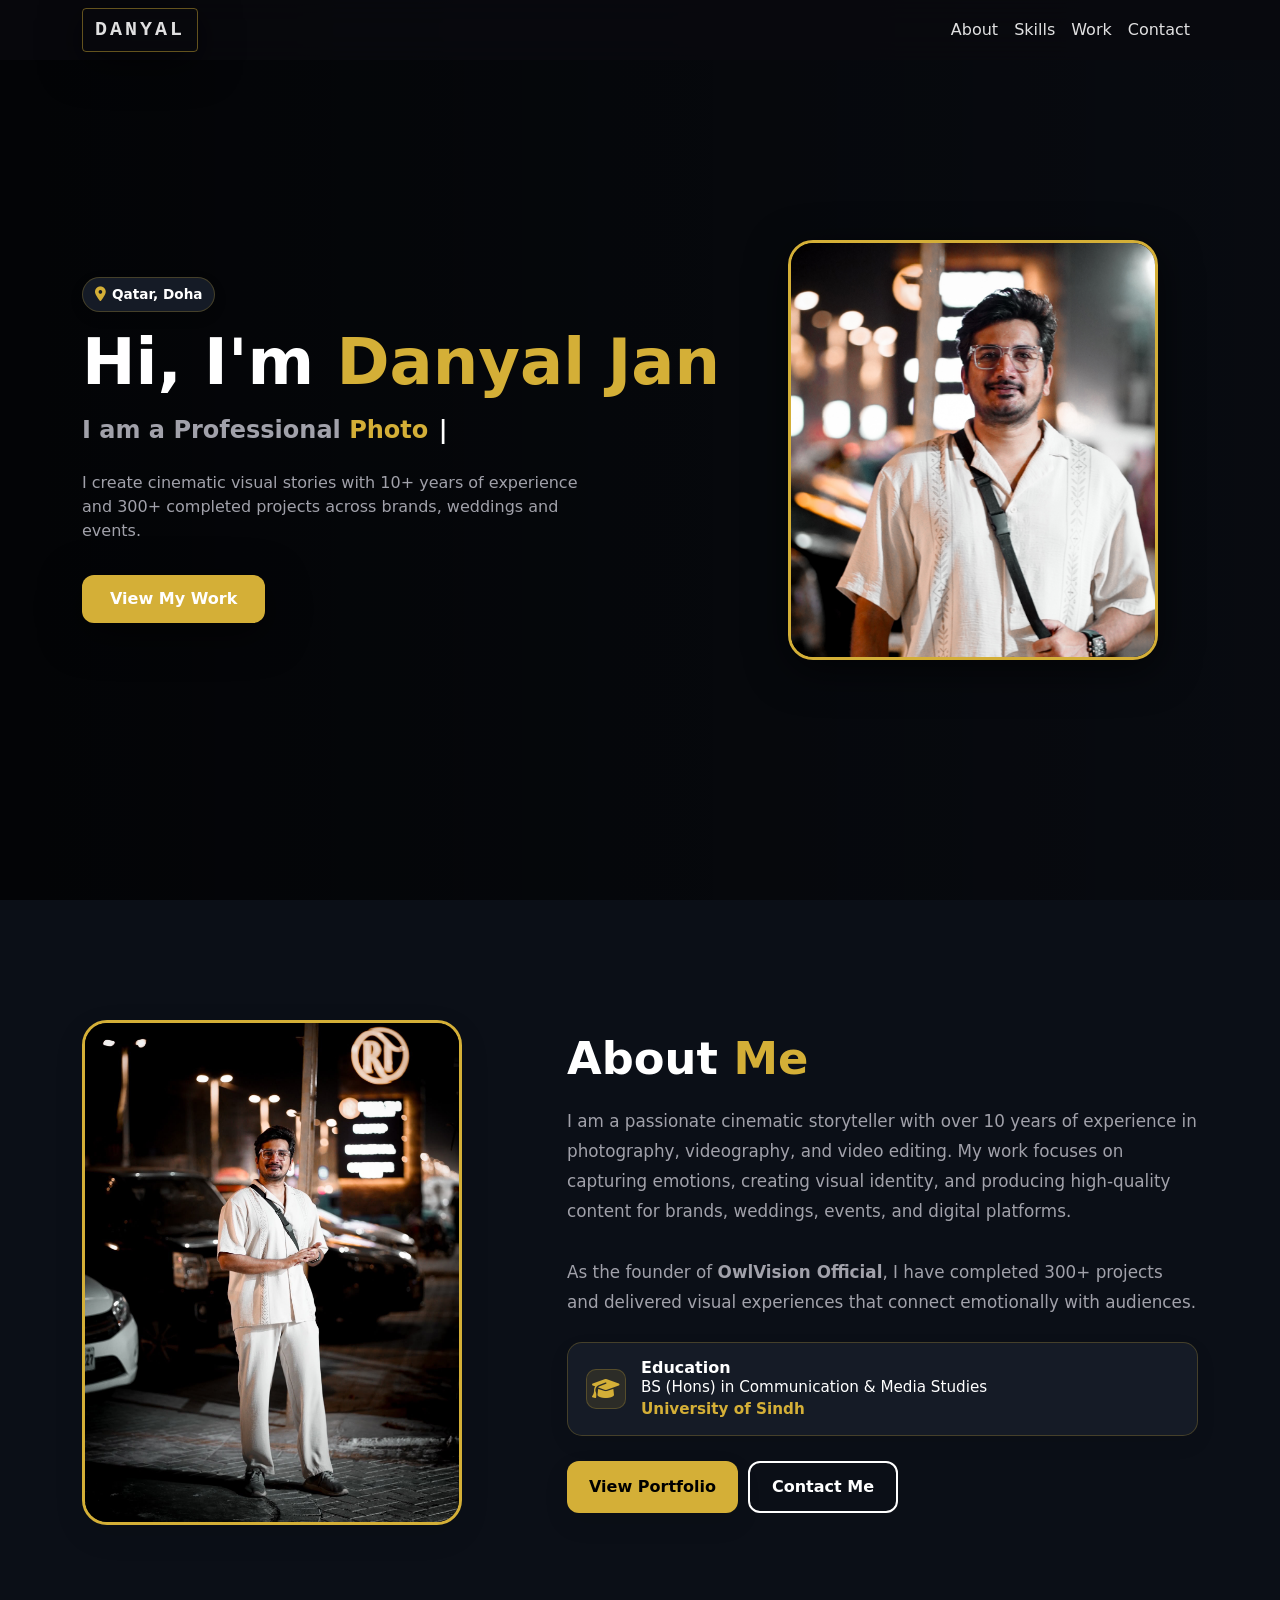
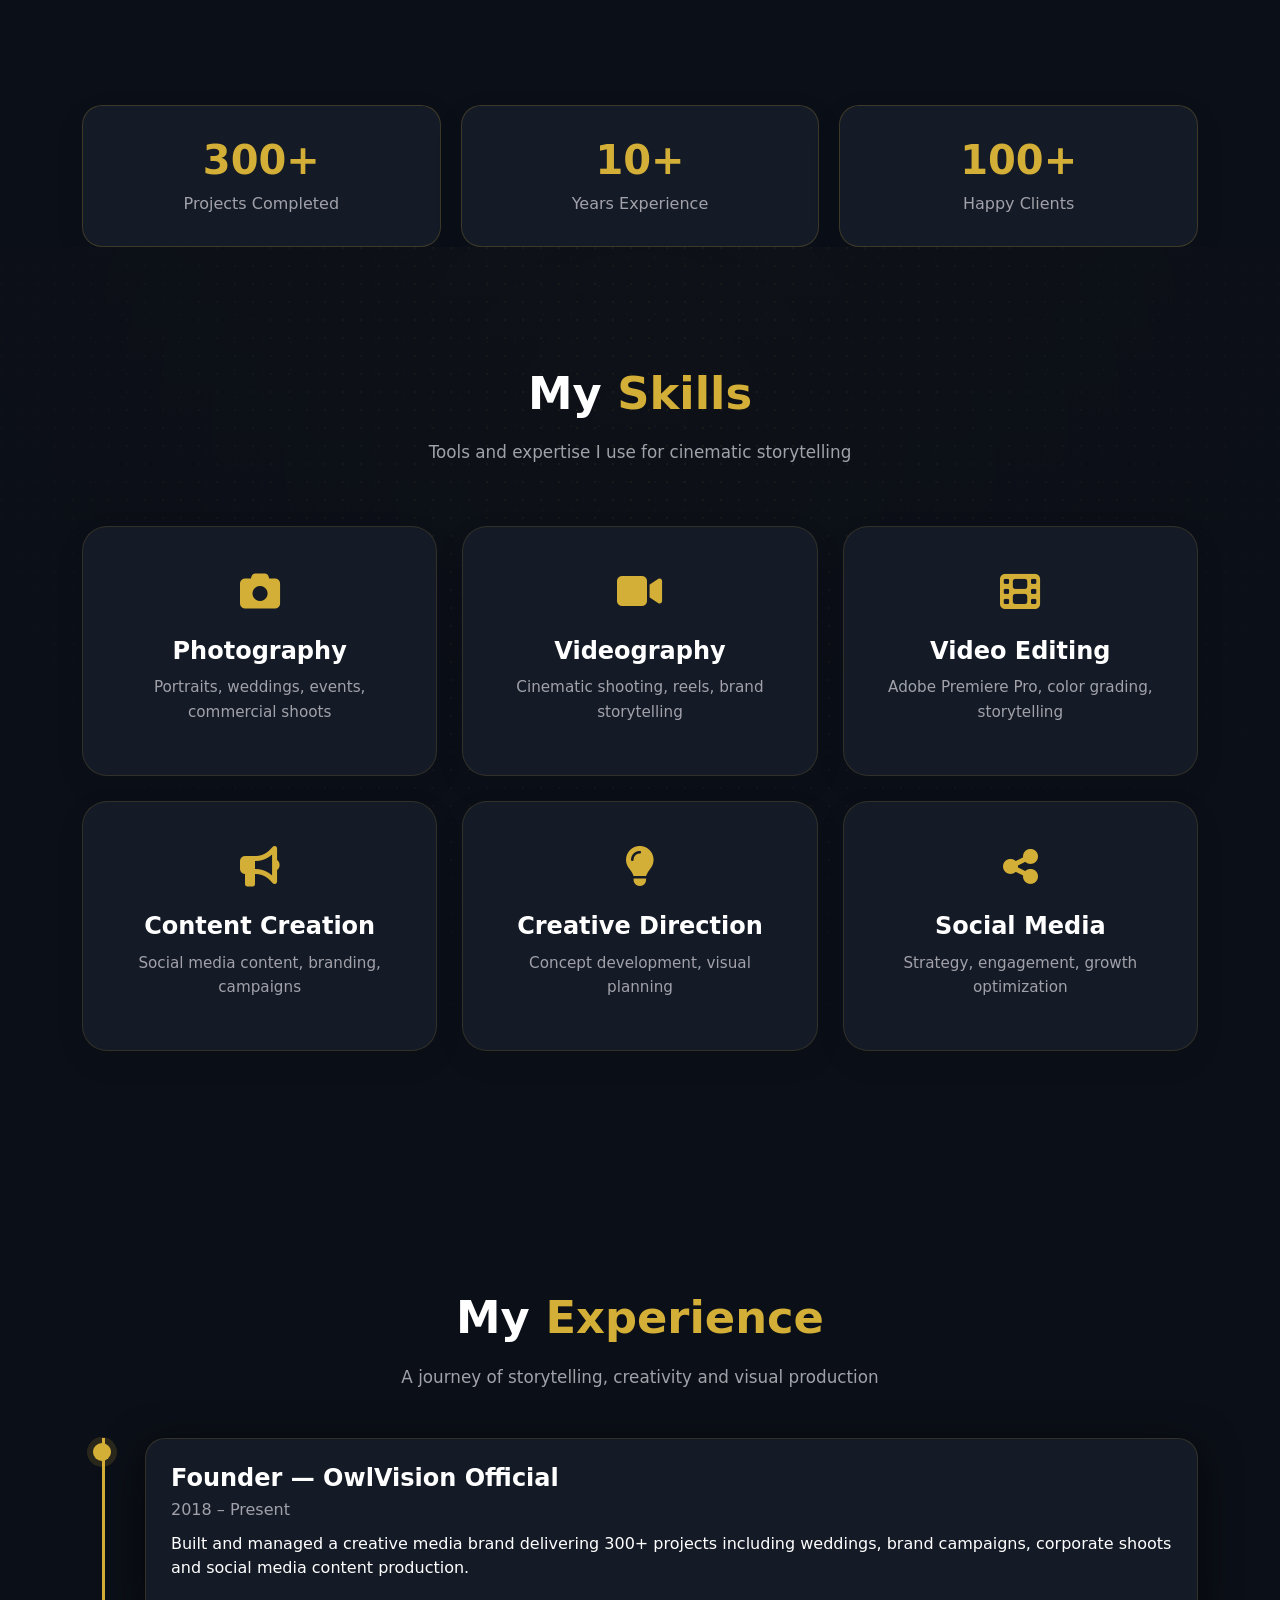
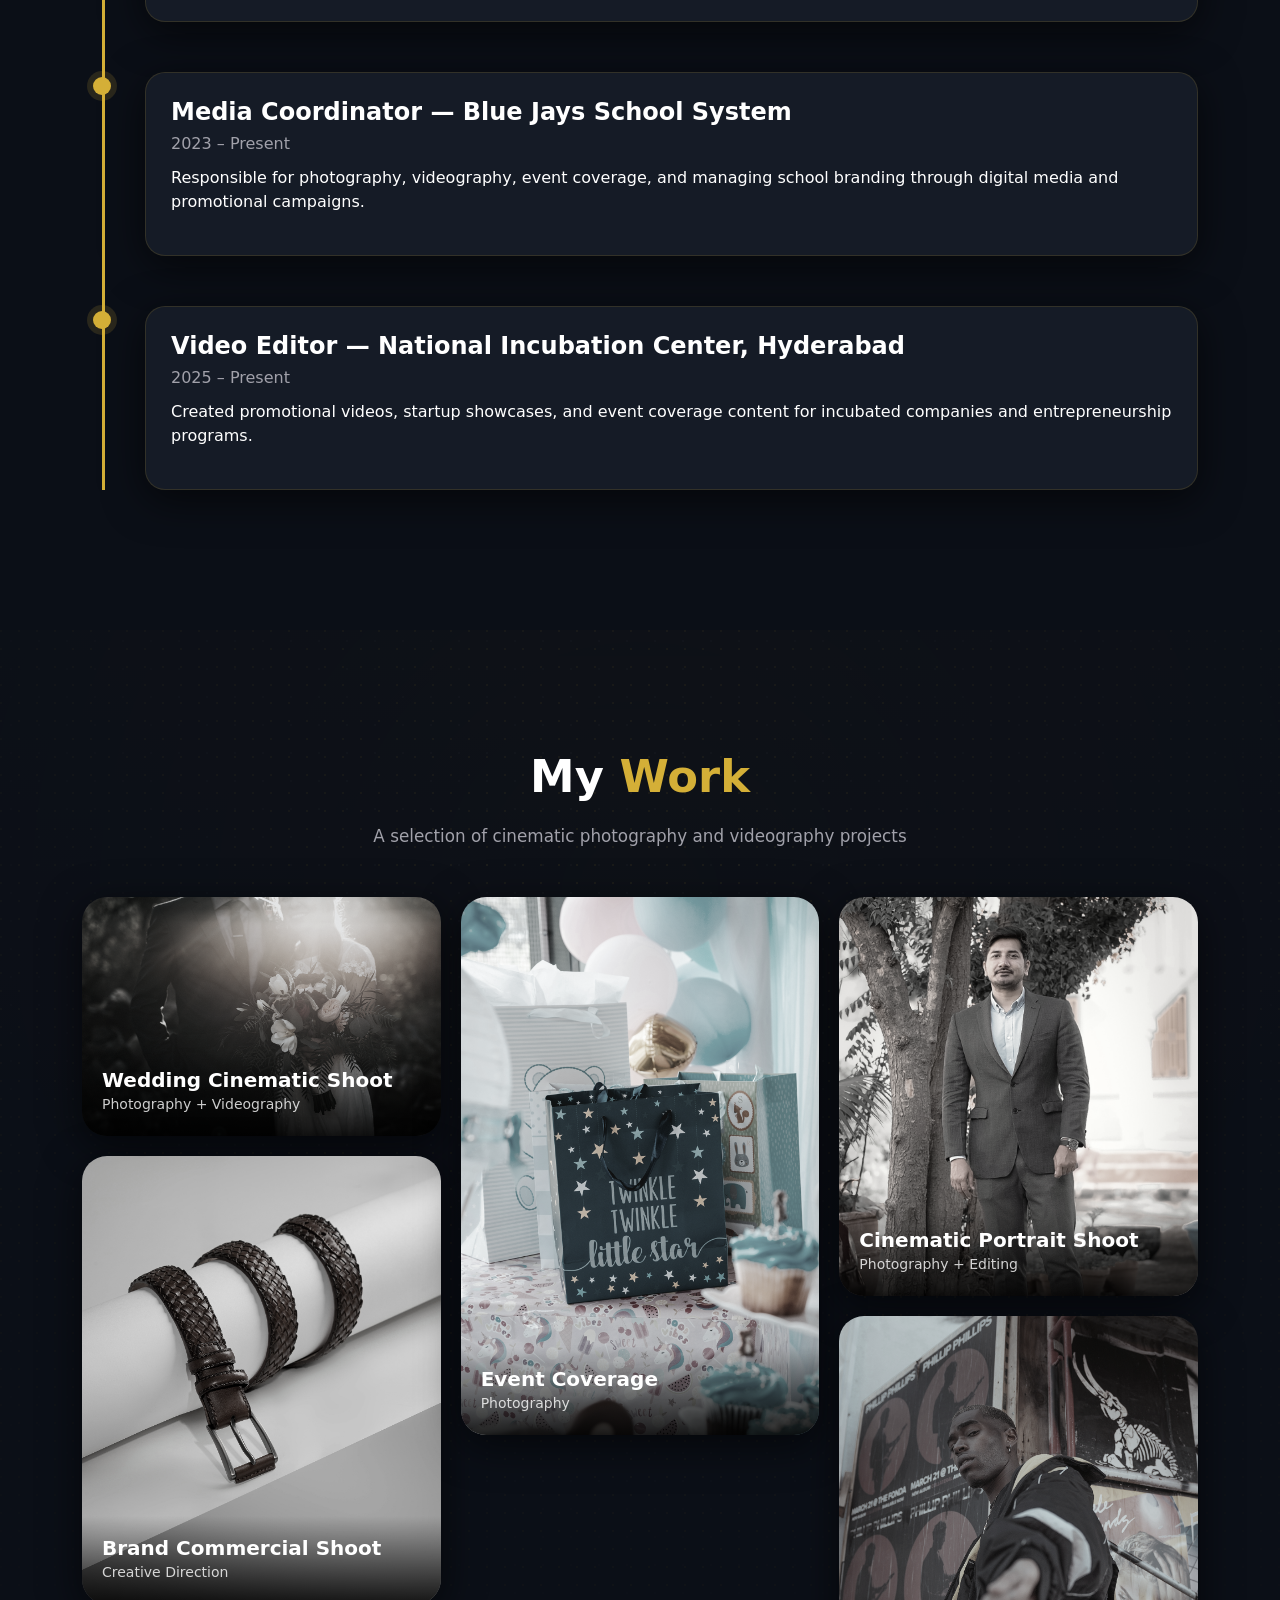
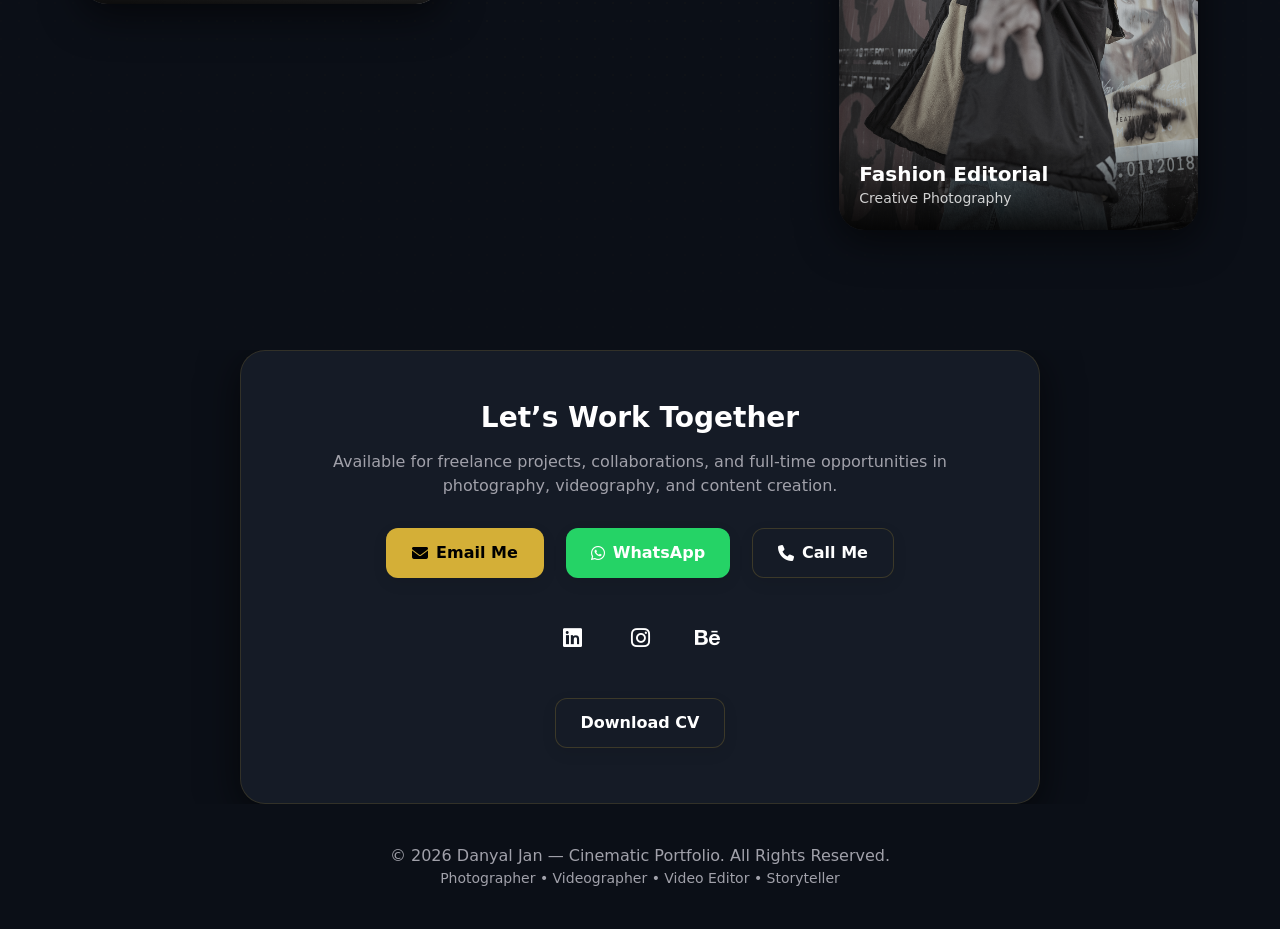
<file: index.html>
<!DOCTYPE html>
<html lang="en">

<head>
    <meta charset="UTF-8">
    <meta name="viewport" content="width=device-width, initial-scale=1.0">

    <title>Danyal Jan | Cinematic Portfolio</title>

    <!-- Bootstrap -->
    <link href="https://cdn.jsdelivr.net/npm/bootstrap@5.3.3/dist/css/bootstrap.min.css" rel="stylesheet">

    <!-- Icons -->
    <link href="https://cdnjs.cloudflare.com/ajax/libs/font-awesome/6.5.2/css/all.min.css" rel="stylesheet">
    <link rel="stylesheet" href="css/styles.css">
</head>

<body class="page-index dark">

    <!-- NAVBAR -->
    <nav class="navbar navbar-expand-lg">
        <div class="container">

            <a class="navbar-brand brand-badge" href="#">
                <span class="brand-text">DANYAL</span>
            </a>


            <button class="navbar-toggler" data-bs-toggle="collapse" data-bs-target="#menu">
                <span class="navbar-toggler-icon"></span>
            </button>

            <div class="collapse navbar-collapse" id="menu">

                <ul class="navbar-nav ms-auto">
                    <li class="nav-item"><a class="nav-link" href="#about">About</a></li>
                    <li class="nav-item"><a class="nav-link" href="#skills">Skills</a></li>
                    <li class="nav-item"><a class="nav-link" href="#work">Work</a></li>
                    <li class="nav-item"><a class="nav-link" href="#contact">Contact</a></li>
                </ul>


                <!-- <button class="btn btn-outline-warning ms-3 theme-toggle" type="button" onclick="toggleTheme()"
                    aria-label="Toggle theme">
                    <i id="themeToggleIcon" class="fas fa-moon"></i>
                </button> -->
            </div>

        </div>
    </nav>

    <!-- HERO -->
    <section class="hero">

        <div class="container hero-content">

            <div class="row align-items-center mob-flip">

                <!-- TEXT -->
                <div class="col-lg-7">
                    <div class="location-badge">
                        <i class="fas fa-map-marker-alt"></i>
                        Qatar, Doha
                    </div>
                    <h1>
                        Hi, I'm <span class="highlight">Danyal Jan</span>
                    </h1>

                    <h4 class="mt-3 hero-roles">
                        <span class="hero-role-prefix">I am a Professional </span>
                        <span id="roleTyping" class="hero-role-typing"></span>
                        <span class="typing-cursor" aria-hidden="true">|</span>
                    </h4>

                    <p class="mt-3">
                        I create cinematic visual stories with 10+ years of experience
                        and 300+ completed projects across brands, weddings and events.
                    </p>

                    <button class="btn-cinematic mt-3">
                        View My Work
                    </button>

                </div>

                <!-- IMAGE -->
                <div class="col-lg-5 text-center">

                    <img src="img/dany.jpg" class="hero-img">

                </div>

            </div>

        </div>

    </section>

    <!-- =====================
ABOUT SECTION
===================== -->

<section id="about" class="about-section">

    <div class="container">

        <div class="row align-items-center g-5">

            <!-- IMAGE -->
            <div class="col-lg-5 text-center">
                <img src="img/dany2.jpg" class="about-img drk">
                <img src="img/dany3.jpeg" class="about-img lgt">
            </div>

            <!-- TEXT -->
            <div class="col-lg-7">

                <h2 class="section-title">
                    About <span class="accent">Me</span>
                </h2>

                <p class="about-text">

                    I am a passionate cinematic storyteller with over 10 years of experience in photography,
                    videography, and video editing. My work focuses on capturing emotions, creating visual identity,
                    and producing high-quality content for brands, weddings, events, and digital platforms.

                    <br><br>

                    As the founder of <b>OwlVision Official</b>, I have completed 300+ projects and delivered visual
                    experiences that connect emotionally with audiences.

                </p>

                <!-- EDUCATION (INTEGRATED INSIDE ABOUT SECTION) -->
                <div class="edu-card">

                    <div class="edu-icon">
                        <i class="fas fa-graduation-cap"></i>
                    </div>

                    <div class="edu-content">

                        <h5>Education</h5>

                        <p>
                            BS (Hons) in Communication & Media Studies<br>
                            <span class="edu-university">University of Sindh</span>
                        </p>

                    </div>

                </div>

                <div class="about-buttons">
                    <a href="#work" class="btn-primary">View Portfolio</a>
                    <a href="#contact" class="btn-outline">Contact Me</a>
                </div>

            </div>

        </div>

    </div>

</section>

            <!-- =====================
STATS
===================== -->

            <div class="container stats-grid">

                <div class="stat-card">
                    <h3>300+</h3>
                    <p>Projects Completed</p>
                </div>

                <div class="stat-card">
                    <h3>10+</h3>
                    <p>Years Experience</p>
                </div>

                <div class="stat-card">
                    <h3>100+</h3>
                    <p>Happy Clients</p>
                </div>

            </div>

        </div>

    </section>

    <!-- =====================
SKILLS SECTION
===================== -->

    <section id="skills" class="skills-section">

        <div class="container">

            <!-- TITLE -->
            <div class="section-header">

                <h2 class="section-title">
                    My <span class="accent">Skills</span>
                </h2>

                <p class="section-subtitle">
                    Tools and expertise I use for cinematic storytelling
                </p>

            </div>

            <!-- SKILLS GRID -->
            <div class="skills-grid">

                <!-- SKILL 1 -->
                <div class="skill-card">
                    <div class="skill-icon">
                        <i class="fas fa-camera"></i>
                    </div>
                    <h4>Photography</h4>
                    <p>Portraits, weddings, events, commercial shoots</p>
                </div>

                <!-- SKILL 2 -->
                <div class="skill-card">
                    <div class="skill-icon">
                        <i class="fas fa-video"></i>
                    </div>
                    <h4>Videography</h4>
                    <p>Cinematic shooting, reels, brand storytelling</p>
                </div>

                <!-- SKILL 3 -->
                <div class="skill-card">
                    <div class="skill-icon">
                        <i class="fas fa-film"></i>
                    </div>
                    <h4>Video Editing</h4>
                    <p>Adobe Premiere Pro, color grading, storytelling</p>
                </div>

                <!-- SKILL 4 -->
                <div class="skill-card">
                    <div class="skill-icon">
                        <i class="fas fa-bullhorn"></i>
                    </div>
                    <h4>Content Creation</h4>
                    <p>Social media content, branding, campaigns</p>
                </div>

                <!-- SKILL 5 -->
                <div class="skill-card">
                    <div class="skill-icon">
                        <i class="fas fa-lightbulb"></i>
                    </div>
                    <h4>Creative Direction</h4>
                    <p>Concept development, visual planning</p>
                </div>

                <!-- SKILL 6 -->
                <div class="skill-card">
                    <div class="skill-icon">
                        <i class="fas fa-share-nodes"></i>
                    </div>
                    <h4>Social Media</h4>
                    <p>Strategy, engagement, growth optimization</p>
                </div>

            </div>

        </div>

    </section>

    <!-- =====================
EXPERIENCE SECTION
===================== -->

    <section id="experience" class="section-pad-lg">

        <div class="container">

            <!-- TITLE -->
            <div class="text-center mb-5">

                <h2 class="section-title">
                    My <span class="accent">Experience</span>
                </h2>

                <p class="section-subtitle">
                    A journey of storytelling, creativity and visual production
                </p>

            </div>

            <!-- TIMELINE WRAPPER -->
            <div class="timeline">

                <!-- ITEM 1 -->
                <div class="timeline-item">

                    <div class="timeline-dot"></div>

                    <div class="timeline-card">

                        <h4 class="timeline-title">
                            Founder — OwlVision Official
                        </h4>

                        <p class="timeline-time">
                            2018 – Present
                        </p>

                        <p class="timeline-desc">
                            Built and managed a creative media brand delivering 300+ projects including weddings,
                            brand campaigns, corporate shoots and social media content production.
                        </p>

                    </div>

                </div>

                <!-- ITEM 2 -->
                <div class="timeline-item">

                    <div class="timeline-dot"></div>

                    <div class="timeline-card">

                        <h4 class="timeline-title">
                            Media Coordinator — Blue Jays School System
                        </h4>

                        <p class="timeline-time">
                            2023 – Present
                        </p>

                        <p class="timeline-desc">
                            Responsible for photography, videography, event coverage, and managing school branding
                            through digital media and promotional campaigns.
                        </p>

                    </div>

                </div>

                <!-- ITEM 3 -->
                <div class="timeline-item">

                    <div class="timeline-dot"></div>

                    <div class="timeline-card">

                        <h4 class="timeline-title">
                            Video Editor — National Incubation Center, Hyderabad
                        </h4>

                        <p class="timeline-time">
                            2025 – Present
                        </p>

                        <p class="timeline-desc">
                            Created promotional videos, startup showcases, and event coverage content for incubated
                            companies and entrepreneurship programs.
                        </p>

                    </div>

                </div>

            </div>

        </div>

    </section>

    <!-- =====================
PORTFOLIO SECTION
===================== -->


 <section id="work" class="section-pad-lg">

    <div class="container">

        <!-- TITLE -->
        <div class="text-center mb-5">

            <h2 class="section-title">
                My <span class="accent">Work</span>
            </h2>

            <p class="section-subtitle">
                A selection of cinematic photography and videography projects
            </p>

        </div>

        <!-- MASONRY GRID -->
        <div class="work-masonry">

            <div class="work-card">
                <div class="work-img-wrapper">
                    <img src="img/wedding.jpg">
                </div>
                <div class="work-overlay">
                    <h5>Wedding Cinematic Shoot</h5>
                    <small>Photography + Videography</small>
                </div>
            </div>

            <div class="work-card">
                <div class="work-img-wrapper">
                    <img src="img/brand.jpg">
                </div>
                <div class="work-overlay">
                    <h5>Brand Commercial Shoot</h5>
                    <small>Creative Direction</small>
                </div>
            </div>

            <div class="work-card">
                <div class="work-img-wrapper">
                    <img src="img/event.jpg">
                </div>
                <div class="work-overlay">
                    <h5>Event Coverage</h5>
                    <small>Photography</small>
                </div>
            </div>

            <div class="work-card">
                <div class="work-img-wrapper">
                    <img src="img/cenimatic.jpg">
                </div>
                <div class="work-overlay">
                    <h5>Cinematic Portrait Shoot</h5>
                    <small>Photography + Editing</small>
                </div>
            </div>

            <div class="work-card">
                <div class="work-img-wrapper">
                    <img src="img/fashion.jpg">
                </div>
                <div class="work-overlay">
                    <h5>Fashion Editorial</h5>
                    <small>Creative Photography</small>
                </div>
            </div>

        </div>

    </div>

</section>

    <!-- =====================
CONTACT SECTION
===================== -->

    <div class="contact-card">

        <h3 class="contact-title">
            Let’s Work Together
        </h3>

        <p class="contact-text">
            Available for freelance projects, collaborations, and full-time opportunities in photography,
            videography, and content creation.
        </p>

        <!-- CONTACT INFO -->
        <div class="contact-actions">

            <a href="mailto:Danyaljan6@gmail.com" class="contact-btn contact-btn-primary">
                <i class="fas fa-envelope"></i>
                Email Me
            </a>

            <a href="https://wa.me/97477917865" class="contact-btn contact-btn-whatsapp" target="_blank">
                <i class="fab fa-whatsapp"></i>
                WhatsApp
            </a>

            <a href="tel:+97477917865" class="contact-btn contact-btn-call">
                <i class="fas fa-phone"></i>
                Call Me
            </a>

        </div>

        <!-- SOCIAL ICONS -->
        <div class="mt-4">

            <a href="https://www.linkedin.com/in/danyaljan360/" target="_blank" class="social-link">
                <i class="fab fa-linkedin"></i>
            </a>

            <a href="https://www.instagram.com/danyalmodi" target="_blank" class="social-link">
                <i class="fab fa-instagram"></i>
            </a>

            <a href="https://www.behance.net/danyaljan" target="_blank" class="social-link">
                <i class="fab fa-behance"></i>
            </a>

        </div>

        <!-- CV BUTTON -->
        <div class="mt-4">

            <a href="https://www.linkedin.com/in/danyaljan360/" target="_blank" class="contact-btn contact-btn-call ">
                Download CV
            </a>

        </div>

    </div>
    <!-- =====================
FOOTER
===================== -->

    <footer class="site-footer">

        <div class="container">

            <p>
                © 2026 Danyal Jan — Cinematic Portfolio. All Rights Reserved.
            </p>

            <p class="footer-tagline">
                Photographer • Videographer • Video Editor • Storyteller
            </p>

        </div>

    </footer>

    <script>
        const themeToggleIcon = document.getElementById('themeToggleIcon');

        function updateThemeIcon() {
            if (!themeToggleIcon) return;
            const isDark = document.body.classList.contains('dark');
            themeToggleIcon.classList.toggle('fa-moon', !isDark);
            themeToggleIcon.classList.toggle('fa-sun', isDark);
        }

        // function setTheme(isDark) {
        //     document.body.classList.toggle('dark', isDark);
        //     localStorage.setItem('theme', isDark ? 'dark' : 'light');
        //     updateThemeIcon();
        // }

        // (function initTheme() {
        //     const saved = localStorage.getItem('theme');
        //     if (saved === 'dark') {
        //         setTheme(true);
        //         return;
        //     }
        //     if (saved === 'light') {
        //         setTheme(false);
        //         return;
        //     }
        //     setTheme(window.matchMedia('(prefers-color-scheme: dark)').matches);
        // })();

        // function toggleTheme() {
        //     setTheme(!document.body.classList.contains('dark'));
        // }

        (function initTyping() {
            const el = document.getElementById('roleTyping');
            if (!el) return;

            const words = ['Photographer', 'Videographer', 'Video Editor'];
            const typeSpeed = 90;
            const deleteSpeed = 45;
            const holdAfterType = 900;
            const holdAfterDelete = 250;

            let wordIndex = 0;
            let charIndex = 0;
            let isDeleting = false;

            function tick() {
                const word = words[wordIndex];

                if (!isDeleting) {
                    charIndex = Math.min(charIndex + 1, word.length);
                    el.textContent = word.slice(0, charIndex);
                    if (charIndex === word.length) {
                        isDeleting = true;
                        setTimeout(tick, holdAfterType);
                        return;
                    }
                    setTimeout(tick, typeSpeed);
                    return;
                }

                charIndex = Math.max(charIndex - 1, 0);
                el.textContent = word.slice(0, charIndex);
                if (charIndex === 0) {
                    isDeleting = false;
                    wordIndex = (wordIndex + 1) % words.length;
                    setTimeout(tick, holdAfterDelete);
                    return;
                }
                setTimeout(tick, deleteSpeed);
            }

            tick();
        })();
    </script>

    <script src="https://cdn.jsdelivr.net/npm/bootstrap@5.3.3/dist/js/bootstrap.bundle.min.js"></script>

</body>

</html>
</file>
<file: css/styles.css>
body.page-index {
    --bg: #f6f7fb;
    --text: #111827;
    --card: #ffffff;
    --muted: #6b7280;
    --accent: #d4af37;
    --shadow: 0 10px 30px rgba(0, 0, 0, 0.08);
    color-scheme: light;
    margin: 0;
    font-family: system-ui;
    background: var(--bg);
    color: var(--text);
    transition: 0.3s;
}
a{
    color: inherit;
}
body.page-index.dark {
    --bg: #0b0f17;
    --text: #ffffff;
    --card: #151b26;
    --muted: #a1a1aa;
    --shadow: 0 10px 40px rgba(0, 0, 0, 0.6);
    color-scheme: dark;
}

body.dark .navbar-toggler-icon {
    filter: invert(1);
}

body.page-index section {
    padding: 100px 0;
}

body.page-index .about-section,
body.page-index .skills-section,
body.page-index .section-pad-lg,
body.page-index .site-footer {
    background: var(--bg);
}

body.page-index .section-pad-lg {
    padding: 120px 0;
}

body.page-index .navbar {
    position: fixed;
    top: 0;
    width: 100%;
    z-index: 1000;
    background: rgba(255, 255, 255, 0.82);
    backdrop-filter: blur(15px);
}

body.page-index.dark .navbar {
    background: rgba(10, 10, 15, 0.78);
}

body.page-index .navbar .navbar-brand,
body.page-index .navbar .nav-link {
    color: var(--text) !important;
}

body.page-index.dark .navbar .navbar-brand,
body.page-index.dark .navbar .nav-link {
    color: rgba(255, 255, 255, 0.88) !important;
}

body.page-index .navbar .nav-link:hover {
    color: var(--accent) !important;
}

body.page-index .navbar-brand {
    font-weight: 800;
    letter-spacing: 2px;
}

body.page-index .brand-badge {
    display: inline-flex;
    align-items: center;
    gap: 10px;
    padding: 6px 12px;
    border-radius: 4px;
    border: 1px solid rgba(212, 175, 55, 0.45);
    box-shadow: var(--shadow);
    text-decoration: none;
}


body.page-index .brand-icon {
    width: 30px;
    height: 30px;
    display: grid;
    place-items: center;
    border-radius: 10px;
    background: var(--accent);
    color: #000;
}

body.page-index .brand-text {
    font-family: ui-monospace, SFMono-Regular, Menlo, Monaco, Consolas, "Liberation Mono", "Courier New", monospace;
    font-weight: 900;
    letter-spacing: 3px;
}

body.page-index .nav-link {
    font-weight: 500;
}

body.page-index .hero {
    height: 100vh;
    display: flex;
    align-items: center;
    position: relative;
    overflow: hidden;
}

body.page-index .hero::before {
    content: "";
    position: absolute;
    inset: 0;
    background: linear-gradient(to right, rgba(0, 0, 0, 0.75), rgba(0, 0, 0, 0.3)), url("https://images.unsplash.com/photo-1500530855697-b586d89ba3ee");
    background-size: cover;
    background-position: center;
    z-index: 0;
}

body.page-index:not(.dark) .hero::before {
    background: linear-gradient(to right, rgba(255, 255, 255, 0.85), rgba(255, 255, 255, 0.3)), url("https://images.unsplash.com/photo-1500530855697-b586d89ba3ee");
    background-size: cover;
    background-position: center;
}

body.page-index .hero-content {
    position: relative;
    z-index: 2;
}

body.page-index .hero h1 {
    font-size: 4rem;
    font-weight: 900;
}

body.page-index .hero p {
    max-width: 500px;
    color: var(--muted);
}

body.page-index .highlight {
    color: var(--accent);
}

body.page-index .hero-roles {
    min-height: 1.6em;
    font-weight: 700;
}

body.page-index .hero-role-prefix {
    color: var(--muted);
}

body.page-index .hero-role-typing {
    color: var(--accent);
}

body.page-index .typing-cursor {
    display: inline-block;
    margin-left: 2px;
    animation: typing-caret 1s steps(2, end) infinite;
}

@keyframes typing-caret {

    0%,
    49% {
        opacity: 1;
    }

    50%,
    100% {
        opacity: 0;
    }
}

body.page-index .btn-cinematic {
    background: var(--accent);
    border: none;
    padding: 12px 28px;
    border-radius: 12px;
    font-weight: 600;
    box-shadow: var(--shadow);
    position: relative;
    overflow: hidden;
}

body.page-index a,
body.page-index button,
body.page-index .btn,
body.page-index .nav-link,
body.page-index .social-link,
body.page-index .brand-badge {
    cursor: pointer;
}

body.page-index .btn-cinematic,
body.page-index .btn-primary,
body.page-index .btn-outline,
body.page-index .contact-btn,
body.page-index .theme-toggle,
body.page-index .brand-badge {
    transition: transform 0.18s ease, box-shadow 0.18s ease, filter 0.18s ease, background-color 0.18s ease, color 0.18s ease, border-color 0.18s ease;
}

body.page-index .btn-cinematic::after,
body.page-index .btn-primary::after,
body.page-index .contact-btn::after,
body.page-index .theme-toggle::after {
    content: "";
    position: absolute;
    top: -130%;
    left: -40%;
    width: 60%;
    height: 220px;
    background: linear-gradient(90deg, transparent, rgba(255, 255, 255, 0.45), transparent);
    transform: rotate(25deg) translateX(-140%);
    transition: transform 0.45s ease;
    pointer-events: none;
}

body.page-index .btn-cinematic:hover,
body.page-index .btn-primary:hover,
body.page-index .contact-btn:hover,
body.page-index .theme-toggle:hover,
body.page-index .brand-badge:hover {
    transform: translateY(-3px);
    filter: brightness(1.04);
    box-shadow: 0 18px 50px rgba(0, 0, 0, 0.12);
}

body.page-index .btn-cinematic:hover,
body.page-index .btn-primary:hover,
body.page-index .contact-btn-primary:hover,
body.page-index .contact-btn.contact-btn-primary:hover {
    background: linear-gradient(135deg, rgba(212, 175, 55, 1), rgba(212, 175, 55, 0.78));
    color: #000;
}

body.page-index.dark .btn-outline:hover,
body.page-index.dark .contact-btn.btn-outline-dark:hover {
    background: rgba(255, 255, 255, 0.92);
    color: #0b0f17;
    border-color: rgba(255, 255, 255, 0.92);
}

body.page-index .btn-cinematic:hover::after,
body.page-index .btn-primary:hover::after,
body.page-index .contact-btn:hover::after,
body.page-index .theme-toggle:hover::after {
    transform: rotate(25deg) translateX(260%);
}

body.page-index .btn-cinematic:active,
body.page-index .btn-primary:active,
body.page-index .btn-outline:active,
body.page-index .contact-btn:active,
body.page-index .theme-toggle:active {
    transform: translateY(-1px);
    filter: brightness(0.98);
}

body.page-index .btn-cinematic:focus-visible,
body.page-index .btn-primary:focus-visible,
body.page-index .btn-outline:focus-visible,
body.page-index .contact-btn:focus-visible,
body.page-index .theme-toggle:focus-visible,
body.page-index .nav-link:focus-visible,
body.page-index .social-link:focus-visible,
body.page-index .brand-badge:focus-visible {
    outline: none;
    box-shadow: 0 0 0 4px rgba(212, 175, 55, 0.28), 0 10px 30px rgba(0, 0, 0, 0.12);
}

body.page-index .btn-outline:hover {
    transform: translateY(-2px);
    background: var(--text);
    color: var(--bg);
    border-color: var(--text);
}

body.page-index .contact-btn.btn-outline-dark {
    border-color: rgba(17, 24, 39, 0.25);
    color: var(--text);
}

body.page-index.dark .contact-btn.btn-outline-dark {
    border-color: rgba(255, 255, 255, 0.35);
    color: rgba(255, 255, 255, 0.9);
}

body.page-index .contact-btn.btn-outline-dark:hover {
    background: var(--text);
    color: var(--bg);
}

body.page-index .social-link {
    display: inline-flex;
    align-items: center;
    justify-content: center;
    transition: transform 0.18s ease, color 0.18s ease, filter 0.18s ease;
    width: 42px;
    height: 42px;
    border-radius: 14px;
    text-decoration: none;
}

body.page-index .social-link:hover {
    transform: translateY(-3px);
    color: var(--accent);
    filter: brightness(1.05);
    background: rgba(212, 175, 55, 0.12);
}

body.page-index #skills,
body.page-index #work {
    position: relative;
    isolation: isolate;
}

body.page-index #skills::before,
body.page-index #work::before {
    content: "";
    position: absolute;
    inset: 0;
    z-index: -1;
    pointer-events: none;
    opacity: 0.85;
    background-image:
        radial-gradient(circle at 1px 1px, rgba(212, 175, 55, 0.20) 1px, transparent 1px),
        radial-gradient(circle at 1px 1px, rgba(17, 24, 39, 0.05) 1px, transparent 1px),
        linear-gradient(180deg, rgba(212, 175, 55, 0.06), transparent 60%);
    background-size: 18px 18px, 28px 28px, 100% 100%;
    background-position: 0 0, 10px 10px, 0 0;
    mask-image: radial-gradient(circle at 50% 20%, rgba(0, 0, 0, 1), rgba(0, 0, 0, 0.2) 70%, rgba(0, 0, 0, 0) 100%);
}

body.page-index.dark #skills::before,
body.page-index.dark #work::before {
    opacity: 0.35;
    background-image:
        radial-gradient(circle at 1px 1px, rgba(212, 175, 55, 0.20) 1px, transparent 1px),
        radial-gradient(circle at 1px 1px, rgba(255, 255, 255, 0.06) 1px, transparent 1px),
        linear-gradient(180deg, rgba(212, 175, 55, 0.06), transparent 60%);
}

body.page-index .hero-img {
    width: 370px;
    height: 420px;
    border-radius: 25px;
    object-fit: cover;
    box-shadow: var(--shadow);
    border: 3px solid var(--accent);
    object-position: 0px 0px;
}

body.page-index .about-section {
    padding: 120px 0;
}

body.page-index .about-img {
    width: 100%;
    max-width: 380px;
    border-radius: 25px;
    box-shadow: 0 10px 30px rgba(0, 0, 0, 0.1);
    border: 3px solid var(--accent);
    transition: 0.3s;
}

body.page-index .about-img:hover {
    transform: translateY(-8px);
}

body.page-index .section-title {
    font-size: 2.8rem;
    font-weight: 800;
    margin-bottom: 20px;
}

body.page-index .accent {
    color: var(--accent);
}

body.page-index .about-text {
    color: var(--muted);
    font-size: 1.05rem;
    line-height: 1.8;
}

body.page-index .about-buttons {
    margin-top: 25px;
    display: flex;
    gap: 10px;
    flex-wrap: wrap;
}

body.page-index .btn-primary {
    display: inline-flex;
    align-items: center;
    justify-content: center;
    background: var(--accent);
    color: #000;
    padding: 12px 22px;
    border-radius: 12px;
    text-decoration: none;
    font-weight: 600;
    box-shadow: 0 10px 25px rgba(0, 0, 0, 0.1);
    position: relative;
    overflow: hidden;
}

body.page-index .btn-outline {
    border: 2px solid var(--text);
    color: var(--text);
    padding: 12px 22px;
    border-radius: 12px;
    text-decoration: none;
    font-weight: 600;
}

body.page-index .stats-grid {
    display: grid;
    grid-template-columns: repeat(3, 1fr);
    gap: 20px;
    margin-top: 60px;
}

body.page-index .stat-card {
    background: var(--card);
    padding: 30px;
    text-align: center;
    border-radius: 20px;
    box-shadow: 0 10px 30px rgba(0, 0, 0, 0.08);
    border: 1px solid rgba(212, 175, 55, 0.2);
    transition: 0.3s;
}

body.page-index .stat-card:hover {
    transform: translateY(-8px);
}

body.page-index .stat-card h3 {
    color: var(--accent);
    font-size: 2.5rem;
    font-weight: 800;
}

body.page-index .stat-card p {
    color: var(--muted);
    margin: 0;
}

body.page-index .skills-section {
    padding: 120px 0;
}

body.page-index .section-header {
    text-align: center;
    margin-bottom: 60px;
}

body.page-index .section-subtitle {
    color: var(--muted);
    font-size: 1.05rem;
}

body.page-index .skills-grid {
    display: grid;
    grid-template-columns: repeat(3, 1fr);
    gap: 25px;
}

body.page-index .skill-card {
    background: var(--card);
    padding: 35px;
    border-radius: 25px;
    box-shadow: 0 10px 30px rgba(0, 0, 0, 0.08);
    border: 1px solid rgba(212, 175, 55, 0.15);
    text-align: center;
    transition: 0.3s;
}

body.page-index .skill-card:hover {
    transform: translateY(-10px);
    box-shadow: 0 20px 40px rgba(0, 0, 0, 0.15);
}

body.page-index .skill-icon {
    font-size: 40px;
    color: var(--accent);
    margin-bottom: 15px;
}

body.page-index .skill-card h4 {
    font-weight: 700;
    margin-bottom: 10px;
}

body.page-index .skill-card p {
    color: var(--muted);
    font-size: 0.95rem;
    line-height: 1.6;
}

body.page-index .timeline {
    position: relative;
    border-left: 3px solid var(--accent);
    padding-left: 40px;
    margin-left: 20px;
}

body.page-index .timeline-item {
    margin-bottom: 50px;
    position: relative;
}

body.page-index .timeline-item:last-child {
    margin-bottom: 20px;
}

body.page-index .timeline-dot {
    position: absolute;
    left: -52px;
    top: 5px;
    width: 18px;
    height: 18px;
    background: var(--accent);
    border-radius: 50%;
    box-shadow: 0 0 0 6px rgba(212, 175, 55, 0.15);
}

body.page-index .timeline-card {
    background: var(--card);
    padding: 25px;
    border-radius: 20px;
    box-shadow: var(--shadow);
    border: 1px solid rgba(212, 175, 55, 0.15);
}

body.page-index .timeline-title {
    margin: 0;
    font-weight: 700;
}

body.page-index .timeline-time {
    color: var(--muted);
    margin: 5px 0;
}

body.page-index .timeline-desc {
    color: var(--text);
    margin-top: 10px;
}

body.page-index .work-card {
    position: relative;
    overflow: hidden;
    border-radius: 25px;
    box-shadow: var(--shadow);
}

body.page-index .work-img {
    width: 100%;
    height: 100%;
    object-fit: cover;
    transition: 0.4s;
    transform: scale(1);
}

body.page-index .work-card:hover .work-img {
    transform: scale(1.1);
}

body.page-index .work-overlay {
    position: absolute;
    bottom: 0;
    left: 0;
    right: 0;
    padding: 20px;
    background: linear-gradient(to top, rgba(0, 0, 0, 0.85), transparent);
    color: white;
}

body.page-index .work-overlay h5 {
    margin: 0;
}

body.page-index .contact-card {
    max-width: 800px;
    margin: auto;
    background: var(--card);
    padding: 50px;
    border-radius: 25px;
    box-shadow: var(--shadow);
    border: 1px solid rgba(212, 175, 55, 0.15);
    text-align: center;
}

body.page-index .contact-title {
    font-weight: 800;
}

body.page-index .contact-text {
    color: var(--muted);
    margin-top: 15px;
}

body.page-index .contact-btn {
    position: relative;
    overflow: hidden;
    padding: 12px 25px;
    border-radius: 12px;
    font-weight: 600;
    margin: 5px;
}

body.page-index .theme-toggle {
    position: relative;
    overflow: hidden;
}

body.page-index .contact-btn-primary {
    background: var(--accent);
    color: black;
}

body.page-index .contact-btn-cv {
    border: none;
    font-weight: 700;
}

body.page-index .social-link {
    margin: 10px;
    font-size: 22px;
    color: var(--text);
}

body.page-index .site-footer {
    padding: 40px 0;
    text-align: center;
    color: var(--muted);
}

body.page-index .site-footer p {
    margin: 0;
}

body.page-index .footer-tagline {
    font-size: 14px;
    margin-top: 8px;
}

.location-badge {
    display: inline-flex;
    align-items: center;
    gap: 6px;
    padding: 6px 12px;
    border-radius: 20px;
    font-size: 0.85rem;
    font-weight: 600;
    color: var(--text);
    background: var(--card);
    border: 1px solid rgba(212, 175, 55, 0.25);
    box-shadow: 0 5px 15px rgba(0, 0, 0, 0.08);
    margin-bottom: 12px;
}

.location-badge i {
    color: var(--accent);
    font-size: 0.9rem;
}

body .about-img {
    display: block;
}

body .about-img.drk {
    display: none;
}

body.dark .about-img.lgt {
    display: none;
}

body.dark .about-img.drk {
    display: block;
}

.contact-info {
    margin-top: 20px;
    display: flex;
    flex-direction: column;
    gap: 10px;
}

.contact-link {
    display: flex;
    align-items: center;
    gap: 10px;
    font-size: 1rem;
    color: var(--text);
    text-decoration: none;

    padding: 10px 15px;
    border-radius: 12px;

    background: var(--card);
    border: 1px solid rgba(212, 175, 55, 0.15);
    box-shadow: 0 5px 15px rgba(0, 0, 0, 0.05);

    width: fit-content;
    transition: 0.3s ease;
}

.contact-actions {
    margin-top: 25px;
    display: flex;
    gap: 12px;
    flex-wrap: wrap;
    justify-content: center;
}

.contact-btn {
    display: inline-flex;
    align-items: center;
    gap: 8px;

    padding: 12px 18px;
    border-radius: 12px;
    text-decoration: none;
    font-weight: 600;

    transition: 0.3s ease;
    box-shadow: 0 5px 15px rgba(0, 0, 0, 0.08);
}

/* PRIMARY (EMAIL) */
.contact-btn-primary {
    background: var(--accent);
    color: #000;
    border: 1px solid transparent;
}

.contact-btn-primary:hover {
    transform: translateY(-3px);
    box-shadow: 0 10px 25px rgba(0, 0, 0, 0.15);
}

/* WHATSAPP */
.contact-btn-whatsapp {
    background: #25D366;
    color: #fff;
}

.contact-btn-whatsapp:hover {
    transform: translateY(-3px);
    box-shadow: 0 10px 25px rgba(37, 211, 102, 0.3);
}

/* CALL */
.contact-btn-call {
    background: var(--card);
    color: var(--text);
    border: 1px solid rgba(212, 175, 55, 0.2);
}

.contact-btn-call:hover {
    transform: translateY(-3px);
    border-color: var(--accent);
    color: var(--accent);
}

.edu-card {
    margin-top: 25px;
    display: flex;
    align-items: center;
    gap: 15px;

    padding: 15px 18px;
    border-radius: 15px;

    background: var(--card);
    border: 1px solid rgba(212, 175, 55, 0.25);
    box-shadow: 0 8px 20px rgba(0, 0, 0, 0.08);
    transition: 0.3s ease;
}

.edu-card:hover {
    transform: translateY(-3px);
    box-shadow: 0 12px 30px rgba(0, 0, 0, 0.12);
}

.edu-icon {
    font-size: 22px;
    color: var(--accent);
    display: flex;
    align-items: center;
    justify-content: center;
    width: 40px;
    height: 40px;
    border-radius: 10px;
    background: rgba(212, 175, 55, 0.12);
    border: 1px solid rgba(212, 175, 55, 0.25);
}

.edu-content h5 {
    margin: 0;
    font-weight: 700;
    font-size: 1rem;
}

.edu-content p {
    margin: 0;
    color: var(--text);
    font-size: 0.95rem;
    line-height: 1.4;
}

.edu-university {
    color: var(--accent);
    font-weight: 600;
}

/* =====================
MASONRY GRID (FIXED)
===================== */

.work-masonry {
    column-count: 3;
    column-gap: 20px;
}

/* RESPONSIVE */
@media(max-width:992px) {
    .work-masonry {
        column-count: 2;
    }
}

@media(max-width:576px) {
    .work-masonry {
        column-count: 1;
    }
}

/* CARD */
.work-card {
    position: relative;
    margin-bottom: 20px;
    break-inside: avoid;
    border-radius: 20px;
    overflow: hidden;
    box-shadow: 0 10px 25px rgba(0, 0, 0, 0.1);
}

/* IMAGE WRAPPER (IMPORTANT FIX) */
.work-img-wrapper {
    overflow: hidden;
    border-radius: 20px;
}

/* IMAGE */
.work-img-wrapper img {
    width: 100%;
    display: block;
    filter: grayscale(80%);
    transition: all 0.5s ease;
}

/* ONLY IMAGE ZOOM (NO CARD SHIFT) */
.work-card:hover .work-img-wrapper img {
    filter: grayscale(0);
}

/* OVERLAY */
.work-overlay {
    position: absolute;
    bottom: 0;
    left: 0;
    right: 0;

    padding: 15px 18px;
    background: linear-gradient(to top, rgba(0, 0, 0, 0.85), transparent);

    color: #fff;
}

.work-overlay h5 {
    margin: 0;
    font-weight: 700;
}

.work-overlay small {
    opacity: 0.8;
}

@media (max-width: 992px) {
    body.page-index .skills-grid {
        grid-template-columns: repeat(2, 1fr);
    }
}

@media (max-width: 768px) {
    body.page-index .skills-grid {
        grid-template-columns: 1fr;
    }

    body.page-index .section-title {
        text-align: center;
    }

    body.page-index .stats-grid {
        grid-template-columns: 1fr;
    }

    body.page-index .about-buttons {
        justify-content: center;
    }

    body.page-index .hero h1 {
        font-size: 2.5rem;
    }

    body.page-index .hero {
        text-align: center;
    }

    body.page-index .hero-img {
        margin-top: 30px;
        width: 220px;
        height: 220px;
    }

    .mob-flip {
        flex-direction: column-reverse;
    }

    .hero-img {
        margin-top: 0;
        margin-bottom: 40px;
    }

    .navbar-collapse {
        text-align: center;
    }
}
</file>
